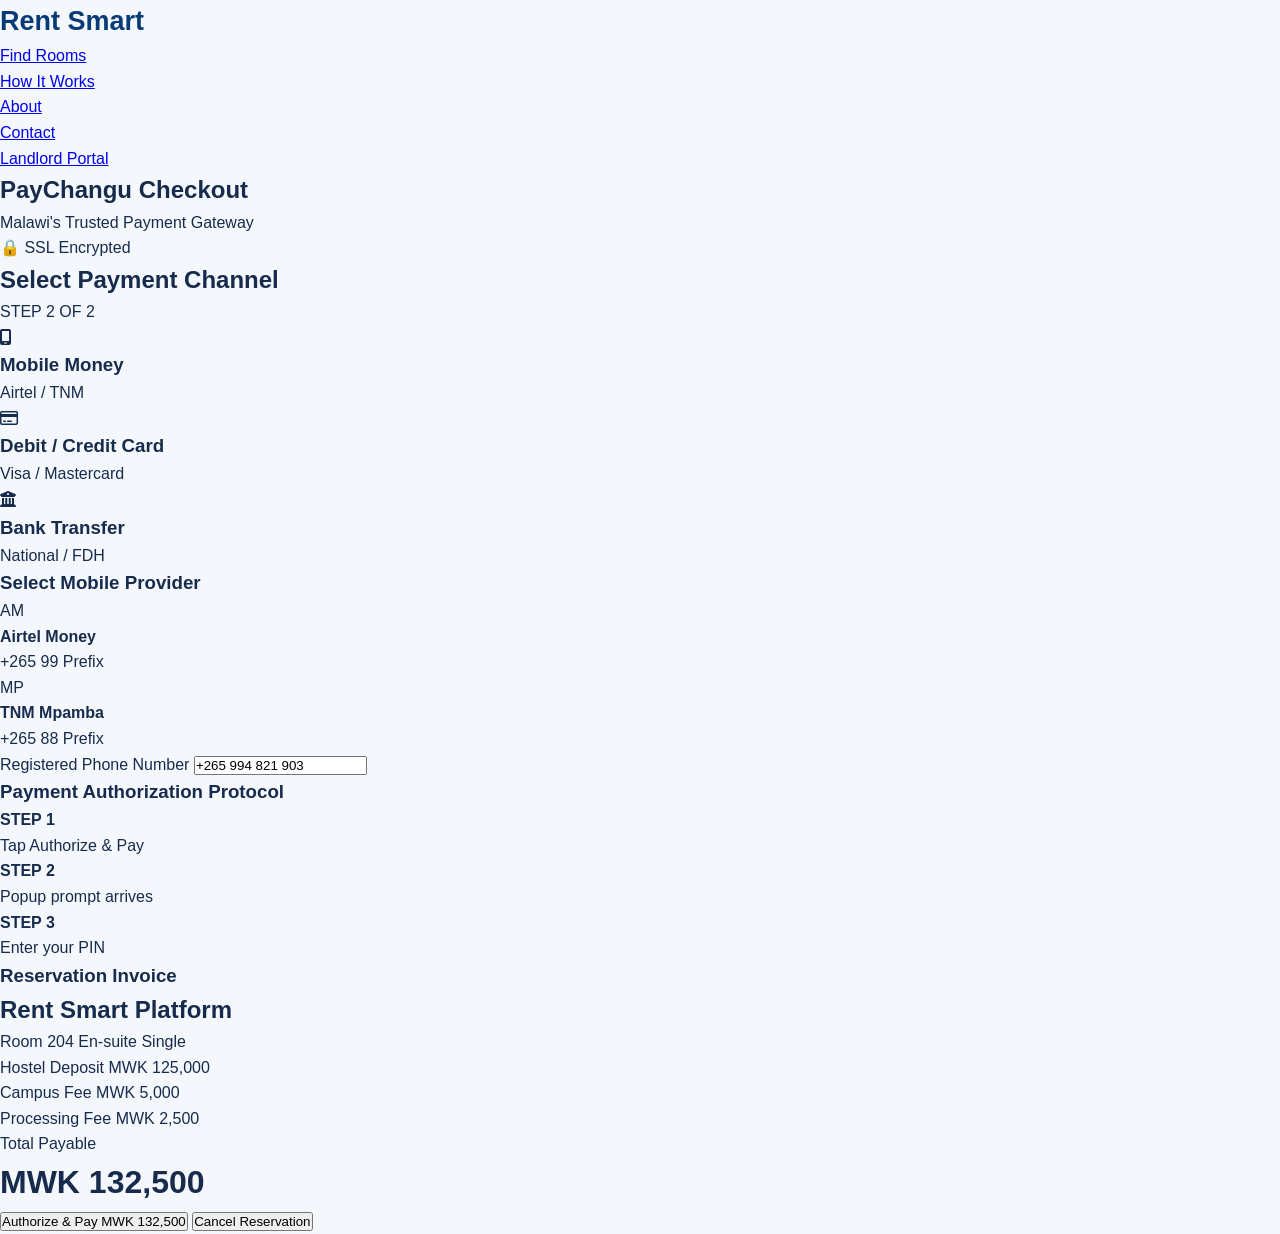
<file: about.html>
<!DOCTYPE html>
<html>
<head>
<meta charset="UTF-8">
<meta name="viewport" content="width=device-width, initial-scale=1.0">
<title>PayChangu Checkout</title>
<link rel="stylesheet" href="style.css">
<link rel="stylesheet"
href="https://cdnjs.cloudflare.com/ajax/libs/font-awesome/6.5.1/css/all.min.css">
</head>

<body>


<nav class="navbar">
    <div class="logo">Rent Smart</div>

    <ul>
        <li><a href="#" class="active">Find Rooms</a></li>
        <li><a href="#">How It Works</a></li>
        <li><a href="#">About</a></li>
        <li><a href="#">Contact</a></li>
        <li><a href="#">Landlord Portal</a></li>
    </ul>
</nav>

<!-- CHECKOUT HEADER -->
<div class="checkout-header">
    <div>
        <h2>PayChangu Checkout</h2>
        <p>Malawi's Trusted Payment Gateway</p>
    </div>

    <div class="ssl">
        🔒 SSL Encrypted
    </div>
</div>

<!-- MAIN CONTENT -->
<div class="container">

    <!-- LEFT PANEL -->
    <div class="payment-section">

        <div class="section-title">
            <h2>Select Payment Channel</h2>
            <span>STEP 2 OF 2</span>
        </div>

        <div class="payment-methods">

            <div class="card active">
                <i class="fa-solid fa-mobile-screen"></i>
                <h3>Mobile Money</h3>
                <p>Airtel / TNM</p>
            </div>

            <div class="card">
                <i class="fa-regular fa-credit-card"></i>
                <h3>Debit / Credit Card</h3>
                <p>Visa / Mastercard</p>
            </div>

            <div class="card">
                <i class="fa-solid fa-building-columns"></i>
                <h3>Bank Transfer</h3>
                <p>National / FDH</p>
            </div>

        </div>

        <h3>Select Mobile Provider</h3>

        <div class="providers">

            <div class="provider">
                <div class="circle red">AM</div>
                <div>
                    <h4>Airtel Money</h4>
                    <p>+265 99 Prefix</p>
                </div>
            </div>

            <div class="provider">
                <div class="circle green">MP</div>
                <div>
                    <h4>TNM Mpamba</h4>
                    <p>+265 88 Prefix</p>
                </div>
            </div>

        </div>

        <div class="input-group">
            <label>Registered Phone Number</label>
            <input type="text" value="+265 994 821 903">
        </div>

        <div class="steps">

            <h3>Payment Authorization Protocol</h3>

            <div class="step-boxes">

                <div class="step">
                    <b>STEP 1</b>
                    <p>Tap Authorize & Pay</p>
                </div>

                <div class="step">
                    <b>STEP 2</b>
                    <p>Popup prompt arrives</p>
                </div>

                <div class="step">
                    <b>STEP 3</b>
                    <p>Enter your PIN</p>
                </div>

            </div>

        </div>

    </div>

    <!-- RIGHT PANEL -->
    <div class="invoice">

        <h3>Reservation Invoice</h3>

        <div class="summary-box">
            <h2>Rent Smart Platform</h2>
            <p>Room 204 En-suite Single</p>
        </div>

        <div class="charges">
            <div>
                <span>Hostel Deposit</span>
                <span>MWK 125,000</span>
            </div>

            <div>
                <span>Campus Fee</span>
                <span>MWK 5,000</span>
            </div>

            <div>
                <span>Processing Fee</span>
                <span>MWK 2,500</span>
            </div>
        </div>

        <div class="total">
            <span>Total Payable</span>
            <h1>MWK 132,500</h1>
        </div>

        <button class="pay-btn">
            Authorize & Pay MWK 132,500
        </button>

        <button class="cancel-btn">
            Cancel Reservation
        </button>

    </div>

</div>

</body>
</html>
</file>
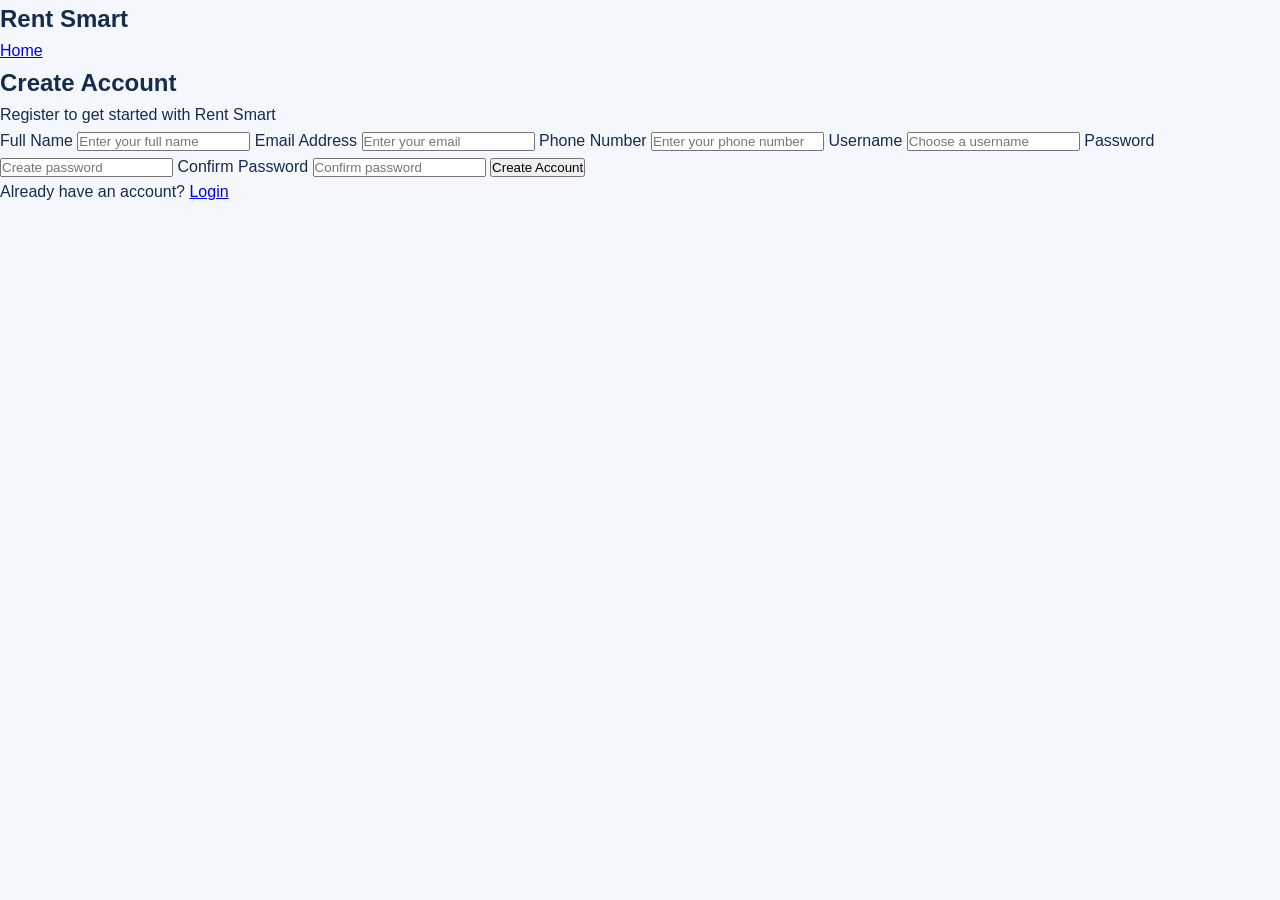
<file: acre.html>
<!DOCTYPE html>
<html lang="en">
<head>
    <meta charset="UTF-8">
    <meta name="viewport" content="width=device-width, initial-scale=1.0">
    <title>Rent Smart - Create Account</title>

    <link rel="stylesheet" href="style.css">
</head>

<body>

    <!-- Navigation Bar -->
    <div class="navbar">
        <h2>Rent Smart</h2>
        <a href="#">Home</a>
    </div>

    <!-- Account Form -->
    <div class="container">

        <div class="form-box">

            <h2>Create Account</h2>
            <p>Register to get started with Rent Smart</p>

            <form>

                <label>Full Name</label>
                <input type="text" placeholder="Enter your full name" required>

                <label>Email Address</label>
                <input type="email" placeholder="Enter your email" required>

                <label>Phone Number</label>
                <input type="tel" placeholder="Enter your phone number" required>

                <label>Username</label>
                <input type="text" placeholder="Choose a username" required>

                <label>Password</label>
                <input type="password" placeholder="Create password" required>

                <label>Confirm Password</label>
                <input type="password" placeholder="Confirm password" required>

                <button type="submit">Create Account</button>

            </form>

            <p class="login">
                Already have an account?
                <a href="login.html">Login</a>
            </p>

        </div>

    </div>

</body>
</html>
</file>
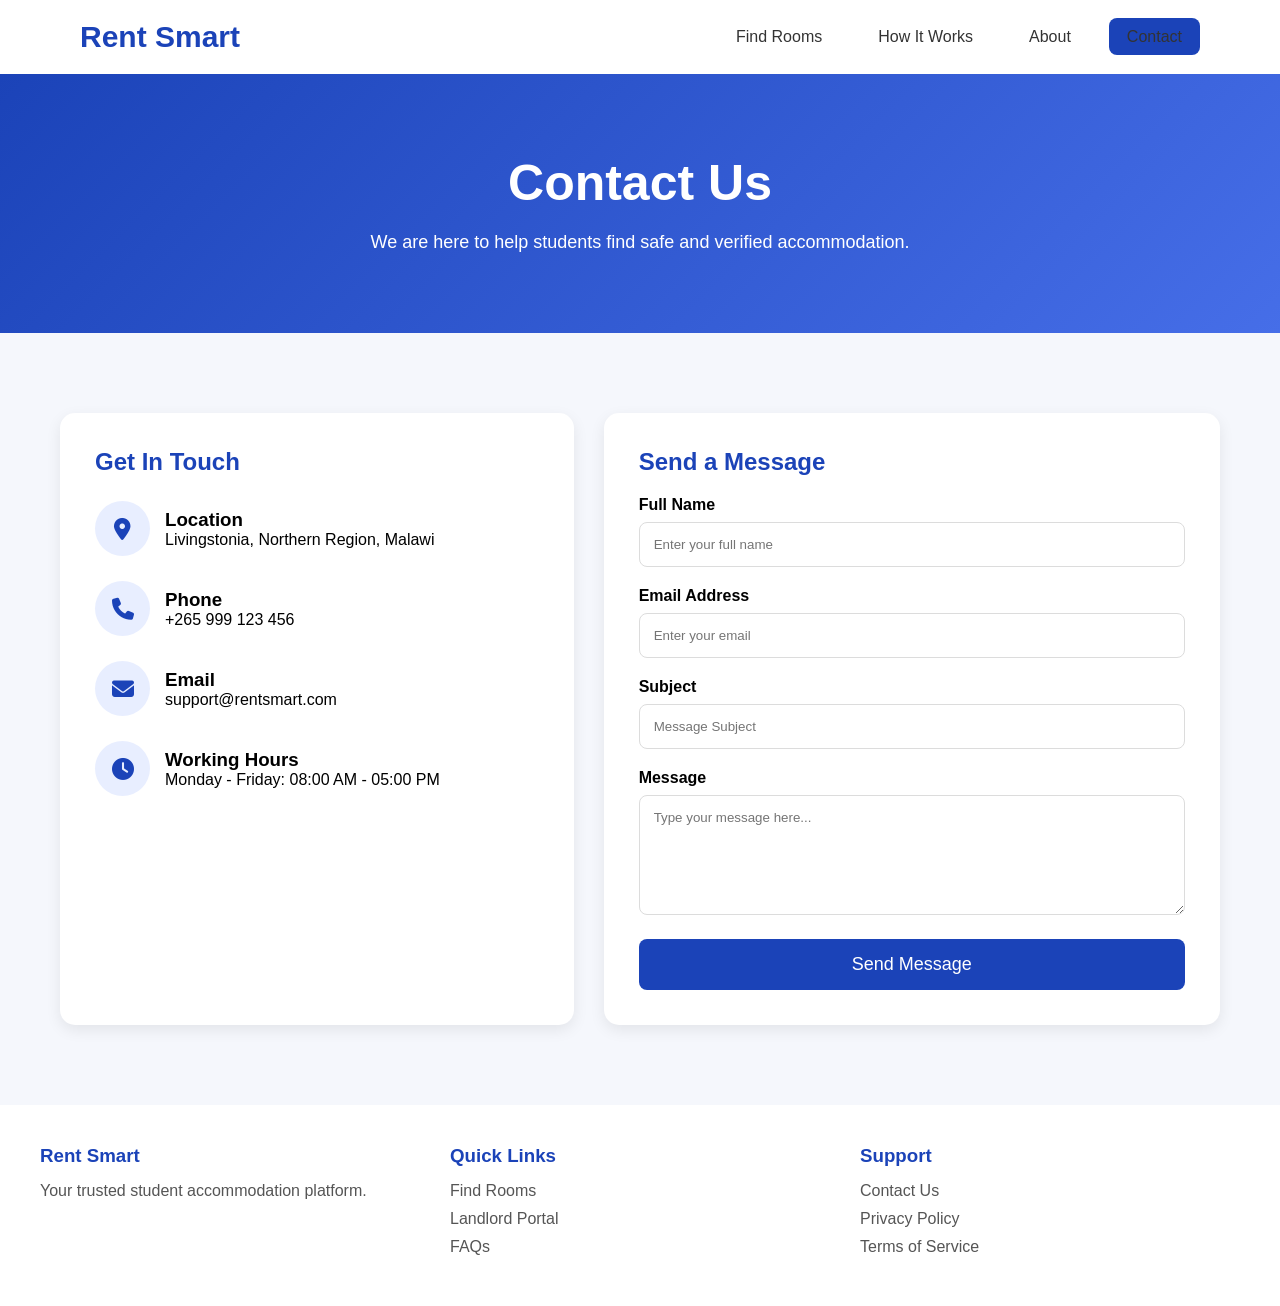
<file: contact.html>
<!DOCTYPE html>
<html lang="en">
<head>
    <meta charset="UTF-8">
    <meta name="viewport" content="width=device-width, initial-scale=1.0">
    <title>Contact Us | Rent Smart</title>
    <link rel="stylesheet" href="contact.css">
    <link rel="stylesheet"
    href="https://cdnjs.cloudflare.com/ajax/libs/font-awesome/6.5.1/css/all.min.css">
</head>
<body>

    <!-- NAVBAR -->
    <nav class="navbar">
        <div class="logo">Rent Smart</div>

        <ul>
            <li><a href="index.html">Find Rooms</a></li>
            <li><a href="#">How It Works</a></li>
            <li><a href="#">About</a></li>
            <li><a href="#" class="active">Contact</a></li>
        </ul>
    </nav>

    <!-- HERO -->
    <section class="hero">
        <h1>Contact Us</h1>
        <p>We are here to help students find safe and verified accommodation.</p>
    </section>

    <!-- CONTACT SECTION -->
    <section class="contact-container">

        <!-- LEFT SIDE -->
        <div class="contact-info">

            <h2>Get In Touch</h2>

            <div class="info-box">
                <i class="fas fa-location-dot"></i>
                <div>
                    <h3>Location</h3>
                    <p>Livingstonia, Northern Region, Malawi</p>
                </div>
            </div>

            <div class="info-box">
                <i class="fas fa-phone"></i>
                <div>
                    <h3>Phone</h3>
                    <p>+265 999 123 456</p>
                </div>
            </div>

            <div class="info-box">
                <i class="fas fa-envelope"></i>
                <div>
                    <h3>Email</h3>
                    <p>support@rentsmart.com</p>
                </div>
            </div>

            <div class="info-box">
                <i class="fas fa-clock"></i>
                <div>
                    <h3>Working Hours</h3>
                    <p>Monday - Friday: 08:00 AM - 05:00 PM</p>
                </div>
            </div>

        </div>

        <!-- RIGHT SIDE -->
        <div class="contact-form">

            <h2>Send a Message</h2>

            <form>

                <div class="input-group">
                    <label>Full Name</label>
                    <input type="text" placeholder="Enter your full name">
                </div>

                <div class="input-group">
                    <label>Email Address</label>
                    <input type="email" placeholder="Enter your email">
                </div>

                <div class="input-group">
                    <label>Subject</label>
                    <input type="text" placeholder="Message Subject">
                </div>

                <div class="input-group">
                    <label>Message</label>
                    <textarea rows="6"
                    placeholder="Type your message here..."></textarea>
                </div>

                <button type="submit">Send Message</button>

            </form>

        </div>

    </section>

    <!-- FOOTER -->
    <footer>

        <div>
            <h3>Rent Smart</h3>
            <p>Your trusted student accommodation platform.</p>
        </div>

        <div>
            <h3>Quick Links</h3>
            <p>Find Rooms</p>
            <p>Landlord Portal</p>
            <p>FAQs</p>
        </div>

        <div>
            <h3>Support</h3>
            <p>Contact Us</p>
            <p>Privacy Policy</p>
            <p>Terms of Service</p>
        </div>

    </footer>

</body>
</html>
</file>
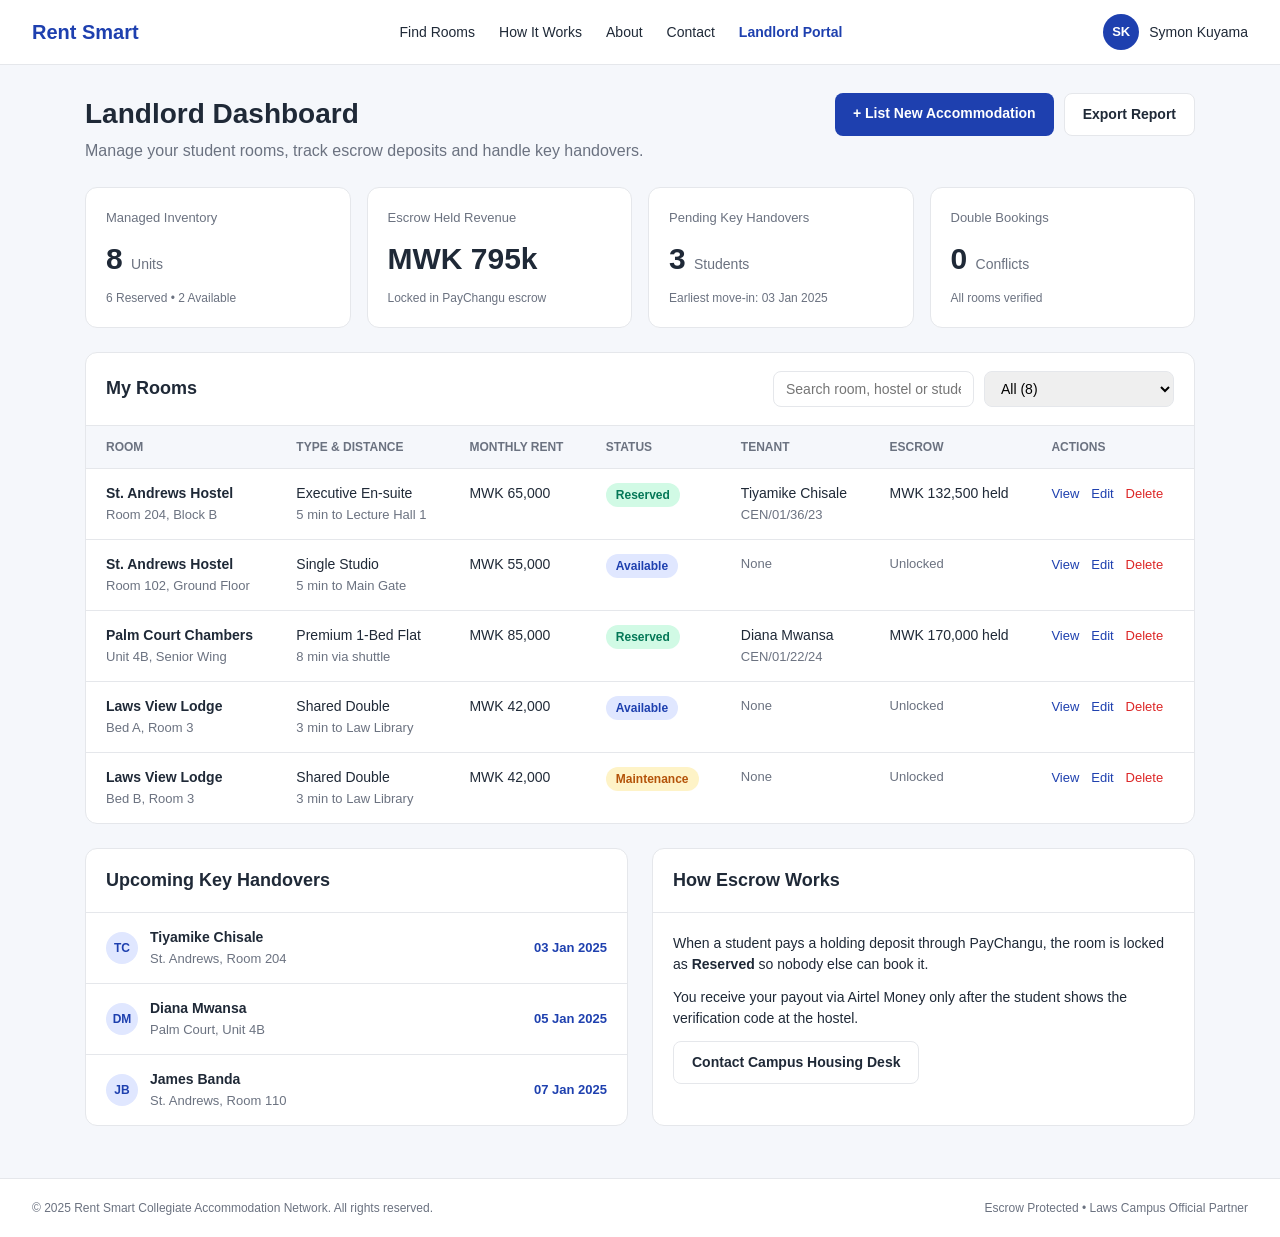
<file: dashboard.html>
<!DOCTYPE html>
<html lang="en">
<head>
  <meta charset="UTF-8">
  <meta name="viewport" content="width=device-width, initial-scale=1">
  <title>Landlord Dashboard | Rent Smart</title>
  <link rel="stylesheet" href="dashboard.css">
</head>
<body>


  <header class="topbar">
    <a href="#" class="logo">Rent Smart</a>
    <nav class="nav">
      <a href="#">Find Rooms</a>
      <a href="#">How It Works</a>
      <a href="#">About</a>
      <a href="#">Contact</a>
      <a href="#" class="active">Landlord Portal</a>
    </nav>
    <div class="user">
      <span class="avatar">SK</span>
      <span class="user-name">Symon Kuyama</span>
    </div>
  </header>

  <main class="container">

    <section class="page-head">
      <div>
        <h1>Landlord Dashboard</h1>
        <p>Manage your student rooms, track escrow deposits and handle key handovers.</p>
      </div>
      <div class="actions">
        <a href="upload.html" class="btn btn-primary">+ List New Accommodation</a>
        <a href="#" class="btn btn-light">Export Report</a>
      </div>
    </section>

    <!-- ===== SUMMARY CARDS ===== -->
    <section class="cards">
      <article class="card">
        <p class="card-label">Managed Inventory</p>
        <p class="card-value">8 <small>Units</small></p>
        <p class="card-note">6 Reserved &bull; 2 Available</p>
      </article>

      <article class="card">
        <p class="card-label">Escrow Held Revenue</p>
        <p class="card-value">MWK 795k</p>
        <p class="card-note">Locked in PayChangu escrow</p>
      </article>

      <article class="card">
        <p class="card-label">Pending Key Handovers</p>
        <p class="card-value">3 <small>Students</small></p>
        <p class="card-note">Earliest move-in: 03 Jan 2025</p>
      </article>

      <article class="card">
        <p class="card-label">Double Bookings</p>
        <p class="card-value">0 <small>Conflicts</small></p>
        <p class="card-note">All rooms verified</p>
      </article>
    </section>

    <section class="panel">
      <div class="panel-head">
        <h2>My Rooms</h2>
        <div class="filters">
          <input type="text" placeholder="Search room, hostel or student...">
          <select>
            <option>All (8)</option>
            <option>Available (2)</option>
            <option>Reserved (5)</option>
            <option>Under Maintenance (1)</option>
          </select>
        </div>
      </div>

      <div class="table-wrap">
        <table>
          <thead>
            <tr>
              <th>Room</th>
              <th>Type &amp; Distance</th>
              <th>Monthly Rent</th>
              <th>Status</th>
              <th>Tenant</th>
              <th>Escrow</th>
              <th>Actions</th>
            </tr>
          </thead>
          <tbody>
            <tr>
              <td><strong>St. Andrews Hostel</strong><br><span class="muted">Room 204, Block B</span></td>
              <td>Executive En-suite<br><span class="muted">5 min to Lecture Hall 1</span></td>
              <td>MWK 65,000</td>
              <td><span class="badge reserved">Reserved</span></td>
              <td>Tiyamike Chisale<br><span class="muted">CEN/01/36/23</span></td>
              <td>MWK 132,500 held</td>
              <td class="row-actions"><a href="#">View</a> <a href="#">Edit</a> <a href="#" class="danger">Delete</a></td>
            </tr>
            <tr>
              <td><strong>St. Andrews Hostel</strong><br><span class="muted">Room 102, Ground Floor</span></td>
              <td>Single Studio<br><span class="muted">5 min to Main Gate</span></td>
              <td>MWK 55,000</td>
              <td><span class="badge available">Available</span></td>
              <td class="muted">None</td>
              <td class="muted">Unlocked</td>
              <td class="row-actions"><a href="#">View</a> <a href="#">Edit</a> <a href="#" class="danger">Delete</a></td>
            </tr>
            <tr>
              <td><strong>Palm Court Chambers</strong><br><span class="muted">Unit 4B, Senior Wing</span></td>
              <td>Premium 1-Bed Flat<br><span class="muted">8 min via shuttle</span></td>
              <td>MWK 85,000</td>
              <td><span class="badge reserved">Reserved</span></td>
              <td>Diana Mwansa<br><span class="muted">CEN/01/22/24</span></td>
              <td>MWK 170,000 held</td>
              <td class="row-actions"><a href="#">View</a> <a href="#">Edit</a> <a href="#" class="danger">Delete</a></td>
            </tr>
            <tr>
              <td><strong>Laws View Lodge</strong><br><span class="muted">Bed A, Room 3</span></td>
              <td>Shared Double<br><span class="muted">3 min to Law Library</span></td>
              <td>MWK 42,000</td>
              <td><span class="badge available">Available</span></td>
              <td class="muted">None</td>
              <td class="muted">Unlocked</td>
              <td class="row-actions"><a href="#">View</a> <a href="#">Edit</a> <a href="#" class="danger">Delete</a></td>
            </tr>
            <tr>
              <td><strong>Laws View Lodge</strong><br><span class="muted">Bed B, Room 3</span></td>
              <td>Shared Double<br><span class="muted">3 min to Law Library</span></td>
              <td>MWK 42,000</td>
              <td><span class="badge maintenance">Maintenance</span></td>
              <td class="muted">None</td>
              <td class="muted">Unlocked</td>
              <td class="row-actions"><a href="#">View</a> <a href="#">Edit</a> <a href="#" class="danger">Delete</a></td>
            </tr>
          </tbody>
        </table>
      </div>
    </section>

    <section class="two-col">

      <div class="panel">
        <div class="panel-head"><h2>Upcoming Key Handovers</h2></div>
        <ul class="list">
          <li>
            <span class="avatar small">TC</span>
            <div><strong>Tiyamike Chisale</strong><br><span class="muted">St. Andrews, Room 204</span></div>
            <span class="date">03 Jan 2025</span>
          </li>
          <li>
            <span class="avatar small">DM</span>
            <div><strong>Diana Mwansa</strong><br><span class="muted">Palm Court, Unit 4B</span></div>
            <span class="date">05 Jan 2025</span>
          </li>
          <li>
            <span class="avatar small">JB</span>
            <div><strong>James Banda</strong><br><span class="muted">St. Andrews, Room 110</span></div>
            <span class="date">07 Jan 2025</span>
          </li>
        </ul>
      </div>

      <div class="panel">
        <div class="panel-head"><h2>How Escrow Works</h2></div>
        <div class="notice">
          <p>When a student pays a holding deposit through PayChangu, the room is locked as <strong>Reserved</strong> so nobody else can book it.</p>
          <p>You receive your payout via Airtel Money only after the student shows the verification code at the hostel.</p>
          <a href="#" class="btn btn-light">Contact Campus Housing Desk</a>
        </div>
      </div>

    </section>
  </main>

  <footer class="footer">
    <p>&copy; 2025 Rent Smart Collegiate Accommodation Network. All rights reserved.</p>
    <p>Escrow Protected &bull; Laws Campus Official Partner</p>
  </footer>

</body>
</html>
</file>
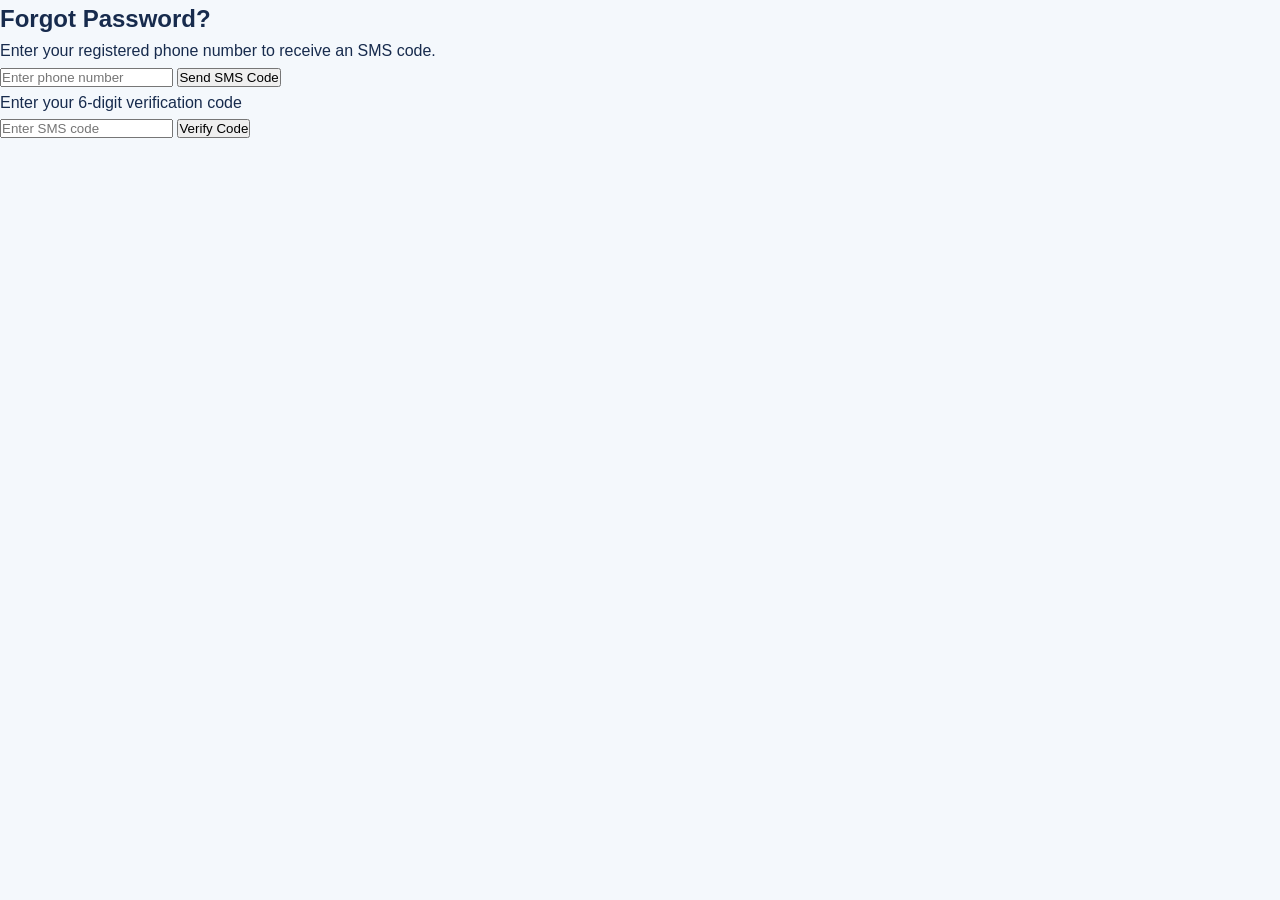
<file: forget.html>
<!DOCTYPE html>
<html>
<head>
    <title>Forgot Password</title>
    <link rel="stylesheet" href="style.css">
</head>
<body>

<div class="container">
    <h2>Forgot Password?</h2>
    <p>Enter your registered phone number to receive an SMS code.</p>

    <form>
        <input type="tel" placeholder="Enter phone number" required>
        <button type="button">Send SMS Code</button>

        <p>Enter your 6-digit verification code</p>
        <input type="text" placeholder="Enter SMS code"
               maxlength="6" pattern="[0-9]{6}" required>

        <button type="submit">Verify Code</button>
    </form>
</div>

</body>
</html>
</file>
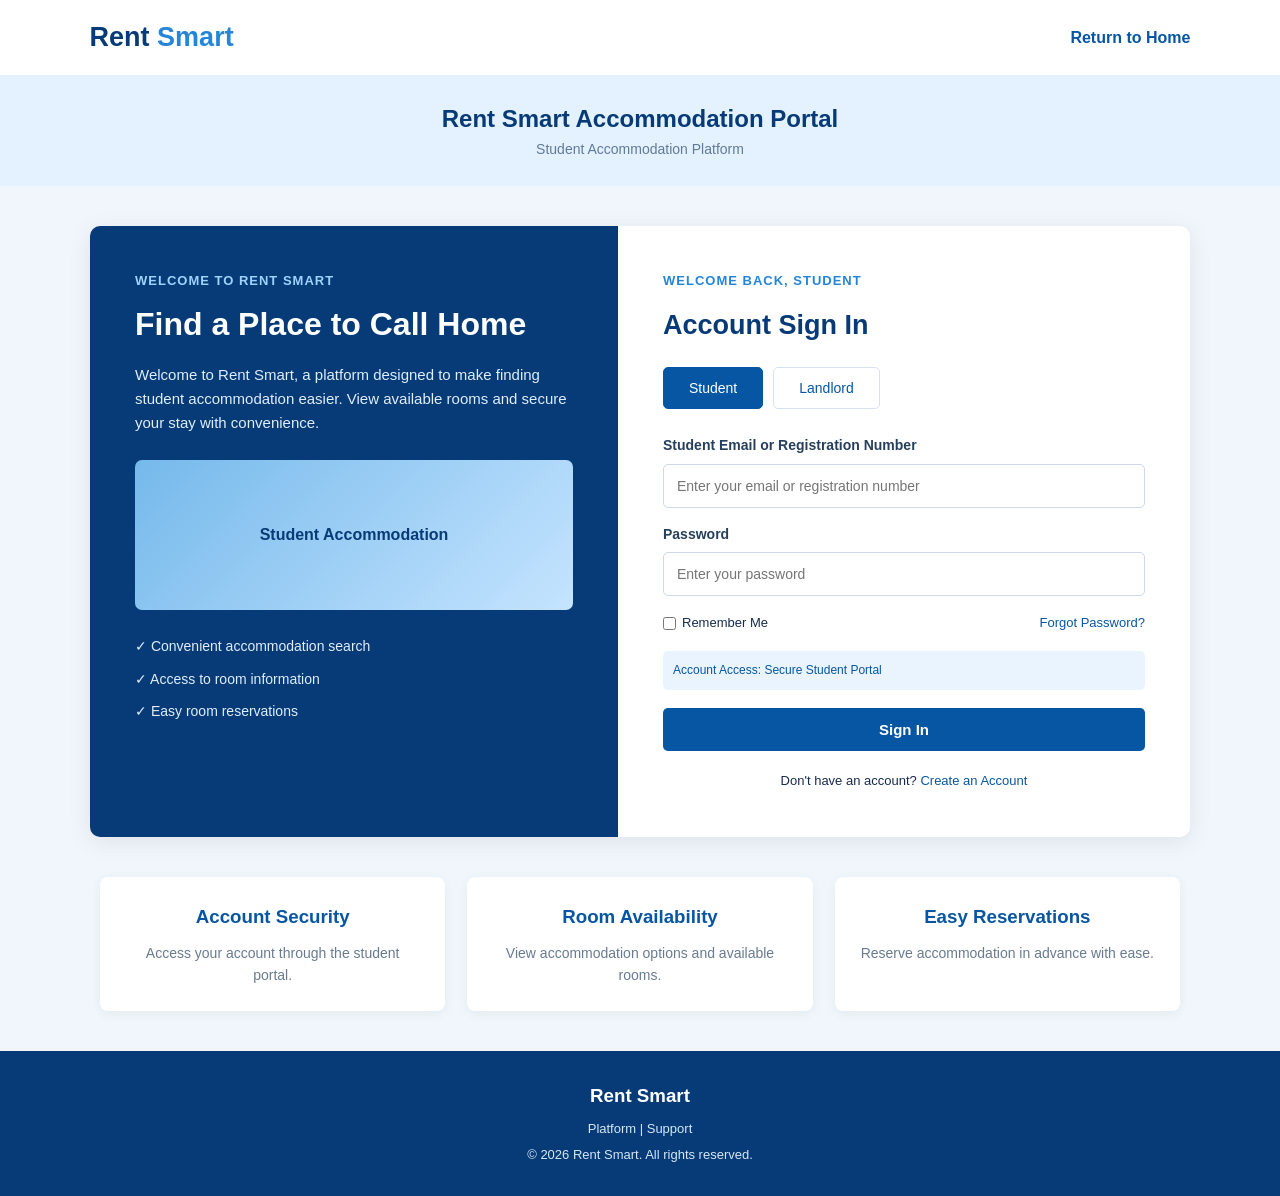
<file: login.html>
<!DOCTYPE html>
<html lang="en">
<head>
    <meta charset="UTF-8">
    <meta name="viewport" content="width=device-width, initial-scale=1.0">
    <title>Rent Smart | Login</title>
    <link rel="stylesheet" href="style.css">
</head>
<body class="login-body">

    <header class="header">
        <a href="index.html" class="logo">Rent <span>Smart</span></a>
        <a href="index.html" class="return-link">Return to Home</a>
    </header>

    <section class="portal-banner">
        <h2>Rent Smart Accommodation Portal</h2>
        <p>Student Accommodation Platform</p>
    </section>

    <main class="login-container">

        <div class="welcome-panel">
            <p class="small-heading">WELCOME TO RENT SMART</p>

            <h1>Find a Place to Call Home</h1>

            <p>
                Welcome to Rent Smart, a platform designed to make
                finding student accommodation easier. View available
                rooms and secure your stay with convenience.
            </p>

            <div class="room-image">
                <span>Student Accommodation</span>
            </div>

            <div class="welcome-points">
                <p>✓ Convenient accommodation search</p>
                <p>✓ Access to room information</p>
                <p>✓ Easy room reservations</p>
            </div>
        </div>

        <div class="form-panel">

            <p class="small-heading">WELCOME BACK, STUDENT</p>
            <h2>Account Sign In</h2>

            <div class="account-options">
                <a href="#" class="active-option">Student</a>
                <a href="#">Landlord</a>
            </div>

            <form action="#" method="post">

                <label for="identity">Student Email or Registration Number</label>
                <input
                    type="text"
                    id="identity"
                    name="identity"
                    placeholder="Enter your email or registration number"
                    required
                >

                <label for="password">Password</label>
                <input
                    type="password"
                    id="password"
                    name="password"
                    placeholder="Enter your password"
                    required
                >

                <div class="form-options">
                    <label class="remember">
                        <input type="checkbox" name="remember">
                        Remember Me
                    </label>

                    <a href="#">Forgot Password?</a>
                </div>

                <p class="account-status">
                    Account Access: Secure Student Portal
                </p>

                <button type="submit" class="login-button">
                    Sign In
                </button>

            </form>

            <p class="create-account">
                Don't have an account?
                <a href="#">Create an Account</a>
            </p>

        </div>

    </main>

    <section class="login-features">

        <div class="login-feature-card">
            <h3>Account Security</h3>
            <p>Access your account through the student portal.</p>
        </div>

        <div class="login-feature-card">
            <h3>Room Availability</h3>
            <p>View accommodation options and available rooms.</p>
        </div>

        <div class="login-feature-card">
            <h3>Easy Reservations</h3>
            <p>Reserve accommodation in advance with ease.</p>
        </div>

    </section>

    <footer class="footer">
        <h3>Rent Smart</h3>
        <p>Platform | Support</p>
        <p>© 2026 Rent Smart. All rights reserved.</p>
    </footer>

</body>
</html>
</file>
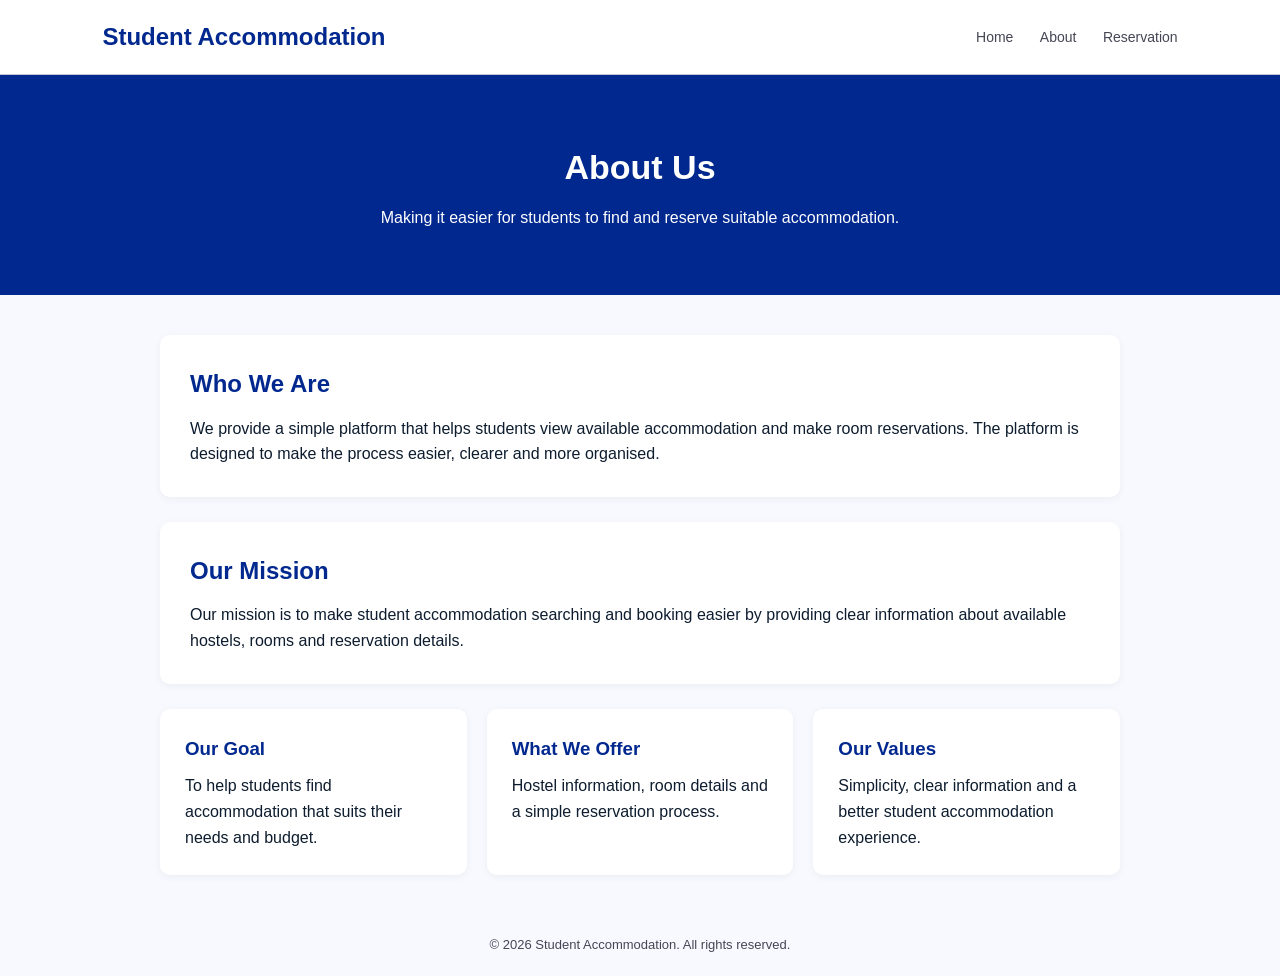
<file: page info html and css.html>
<!DOCTYPE html>
<html lang="en">
<head>
    <meta charset="UTF-8">
    <meta name="viewport" content="width=device-width, initial-scale=1.0">
    <title>About Us</title>
    <style>
        * {
            margin: 0;
            padding: 0;
            box-sizing: border-box;
            font-family: Arial, sans-serif;
        }

        body {
            background: #f8f9ff;
            color: #0d1c2e;
            line-height: 1.6;
        }

        header {
            background: #ffffff;
            padding: 18px 8%;
            display: flex;
            justify-content: space-between;
            align-items: center;
            border-bottom: 1px solid #c4c5d5;
        }

        header h2 {
            color: #00288e;
        }

        nav a {
            color: #444653;
            text-decoration: none;
            margin-left: 22px;
            font-size: 14px;
        }

        nav a:hover {
            color: #00288e;
        }

        .hero {
            background: #00288e;
            color: #ffffff;
            text-align: center;
            padding: 65px 20px;
        }

        .hero h1 {
            font-size: 34px;
            margin-bottom: 10px;
        }

        .hero p {
            max-width: 650px;
            margin: auto;
        }

        .content {
            max-width: 1000px;
            margin: 40px auto;
            padding: 0 20px;
        }

        .about-box {
            background: #ffffff;
            padding: 30px;
            border-radius: 10px;
            margin-bottom: 25px;
            box-shadow: 0 2px 8px rgba(0, 0, 0, 0.05);
        }

        .about-box h2 {
            color: #00288e;
            margin-bottom: 12px;
        }

        .details {
            display: flex;
            gap: 20px;
            flex-wrap: wrap;
        }

        .detail {
            background: #ffffff;
            padding: 25px;
            border-radius: 10px;
            flex: 1;
            min-width: 230px;
            box-shadow: 0 2px 8px rgba(0, 0, 0, 0.05);
        }

        .detail h3 {
            color: #00288e;
            margin-bottom: 10px;
        }

        footer {
            text-align: center;
            padding: 20px;
            color: #444653;
            font-size: 13px;
        }

        @media (max-width: 600px) {
            header {
                flex-direction: column;
                gap: 12px;
            }

            nav a {
                margin: 0 8px;
            }

            .hero h1 {
                font-size: 28px;
            }
        }
    </style>
</head>
<body>

    <header>
        <h2>Student Accommodation</h2>
        <nav>
            <a href="index.html">Home</a>
            <a href="about.html">About</a>
            <a href="reservation.html">Reservation</a>
        </nav>
    </header>

    <section class="hero">
        <h1>About Us</h1>
        <p>Making it easier for students to find and reserve suitable accommodation.</p>
    </section>

    <main class="content">
        <section class="about-box">
            <h2>Who We Are</h2>
            <p>
                We provide a simple platform that helps students view available
                accommodation and make room reservations. The platform is designed
                to make the process easier, clearer and more organised.
            </p>
        </section>

        <section class="about-box">
            <h2>Our Mission</h2>
            <p>
                Our mission is to make student accommodation searching and booking
                easier by providing clear information about available hostels,
                rooms and reservation details.
            </p>
        </section>

        <div class="details">
            <section class="detail">
                <h3>Our Goal</h3>
                <p>To help students find accommodation that suits their needs and budget.</p>
            </section>

            <section class="detail">
                <h3>What We Offer</h3>
                <p>Hostel information, room details and a simple reservation process.</p>
            </section>

            <section class="detail">
                <h3>Our Values</h3>
                <p>Simplicity, clear information and a better student accommodation experience.</p>
            </section>
        </div>
    </main>

    <footer>
        <p>&copy; 2026 Student Accommodation. All rights reserved.</p>
    </footer>

</body>
</html>
</file>
<file: style.css>
* {
    margin: 0;
    padding: 0;
    box-sizing: border-box;
}

body {
    font-family: Arial, sans-serif;
    background: #f4f8fc;
    color: #172b4d;
    line-height: 1.6; 
  
}

/* HEADER */

.header {
    background: white;
    min-height: 75px;
    padding: 15px 7%;
    display: flex;
    justify-content: space-between;
    align-items: center;
    box-shadow: 0 2px 10px rgba(0,0,0,0.06);
}

.logo {
    color: #073b78;
    font-size: 27px;
    font-weight: bold;
    text-decoration: none;
}

.logo span {
    color: #2585d8;
}

.header nav {
    display: flex;
    align-items: center;
    gap: 25px;
}

.header nav a,
.return-link {
    text-decoration: none;
    color: #173b63;
    font-weight: bold;
}

.nav-button {
    background: #0756a4;
    color: white !important;
    padding: 10px 22px;
    border-radius: 5px;
}

.return-link {
    color: #0756a4;
}

/* HOME PAGE */
.hero {
    min-height: 470px;
    padding: 70px 8%;
    display: flex;
    align-items: center;
    justify-content: space-between;
    gap: 40px;

    background:
        linear-gradient(rgba(0, 35, 75, 0.65),
                        rgba(0, 35, 75, 0.65)),
        url("img.jpg");

    background-size: cover;
    background-position: center;
    background-repeat: no-repeat;

}
.hero h1,
.hero-content > p {
    color: white;
}

.hero-content {
    max-width: 550px;
  background-image: url(accommodation.jpg)
}

.small-heading {
    color: #2585d8;
    font-size: 13px;
    font-weight: bold;
    letter-spacing: 1px;
    margin-bottom: 12px;
}

.hero h1 {
    font-size: 42px;
    line-height: 1.2;
    color: #073b78;
    margin-bottom: 20px;
}

.hero-content > p:not(.small-heading) {
    color: #fbfbfb;
    margin-bottom: 25px;
}

.main-button,
.login-button {
    display: inline-block;
    background: #0756a4;
    color: white;
    padding: 13px 28px;
    border: none;
    border-radius: 5px;
    text-decoration: none;
    font-size: 15px;
    font-weight: bold;
    cursor: pointer;
}

.hero-image {
    width: 43%;
    min-height: 300px;
}

.image-placeholder {
    background: linear-gradient(135deg, #0756a4, #69b4ed);
    min-height: 300px;
    border-radius: 12px;
    display: flex;
    flex-direction: column;
    justify-content: center;
    align-items: center;
    color: white;
    text-align: center;
    padding: 20px;
    font-size: 22px;
    font-weight: bold;
}

.image-placeholder p {
    font-size: 15px;
    font-weight: normal;
}

/* FEATURES */

.features {
    padding: 60px 8%;
    text-align: center;
}

.features h2,
.about h2 {
    color: #073b78;
    font-size: 28px;
}

.section-description {
    color: #687b90;
    margin: 10px 0 30px;
}

.feature-container,
.login-features {
    display: flex;
    gap: 22px;
    justify-content: center;
}

.feature-card,
.login-feature-card {
    background: white;
    padding: 25px;
    border-radius: 8px;
    box-shadow: 0 3px 12px rgba(0,0,0,0.05);
    flex: 1;
}

.feature-card h3,
.login-feature-card h3 {
    color: #0756a4;
    margin-bottom: 10px;
}

.feature-card p,
.login-feature-card p {
    color: #687b90;
    font-size: 14px;
}

.about {
    background: white;
    padding: 55px 12%;
    text-align: center;
}

.about p {
    max-width: 750px;
    margin: 15px auto 0;
    color: #687b90;
}

/* LOGIN PAGE */

.login-body {
    background: #f1f6fc;
}

.portal-banner {
    text-align: center;
    padding: 25px 15px;
    background: #e4f1ff;
}

.portal-banner h2 {
    color: #073b78;
}

.portal-banner p {
    color: #607b98;
    font-size: 14px;
}

.login-container {
    max-width: 1100px;
    margin: 40px auto;
    display: flex;
    background: white;
    border-radius: 10px;
    overflow: hidden;
    box-shadow: 0 5px 25px rgba(0,0,0,0.08);
}

.welcome-panel {
    width: 48%;
    padding: 45px;
    background: #073b78;
    color: white;
}

.welcome-panel .small-heading {
    color: #9fd2ff;
}

.welcome-panel h1 {
    font-size: 32px;
    line-height: 1.3;
    margin-bottom: 18px;
}

.welcome-panel > p:not(.small-heading) {
    color: #e0edfa;
    font-size: 15px;
}

.room-image {
    height: 150px;
    margin: 25px 0;
    border-radius: 7px;
    background: linear-gradient(135deg, #75b9eb, #c5e4ff);
    display: flex;
    justify-content: center;
    align-items: center;
    color: #073b78;
    font-weight: bold;
}

.welcome-points p {
    margin: 10px 0;
    color: #e0edfa;
    font-size: 14px;
}

.form-panel {
    width: 52%;
    padding: 45px;
}

.form-panel h2 {
    color: #073b78;
    font-size: 27px;
    margin-bottom: 20px;
}

.account-options {
    display: flex;
    gap: 10px;
    margin-bottom: 25px;
}

.account-options a {
    text-decoration: none;
    padding: 9px 25px;
    border: 1px solid #d5e2f0;
    border-radius: 5px;
    color: #0756a4;
    font-size: 14px;
}

.account-options .active-option {
    background: #0756a4;
    color: white;
    border-color: #0756a4;
}

.form-panel form > label {
    display: block;
    margin: 15px 0 7px;
    font-size: 14px;
    font-weight: bold;
    color: #263f5c;
}

.form-panel input[type="text"],
.form-panel input[type="password"] {
    width: 100%;
    padding: 13px;
    border: 1px solid #ccd9e8;
    border-radius: 5px;
    outline: none;
    font-size: 14px;
}

.form-panel input:focus {
    border-color: #2585d8;
}

.form-options {
    display: flex;
    justify-content: space-between;
    align-items: center;
    gap: 10px;
    margin: 17px 0;
    font-size: 13px;
}

.remember {
    display: flex;
    align-items: center;
    gap: 6px;
}

.form-options a,
.create-account a {
    color: #0756a4;
    text-decoration: none;
}

.account-status {
    background: #eaf4ff;
    padding: 10px;
    border-radius: 5px;
    font-size: 12px;
    color: #0756a4;
    margin-bottom: 18px;
}

.login-button {
    width: 100%;
}

.create-account {
    text-align: center;
    font-size: 13px;
    margin-top: 20px;
}

/* LOGIN INFORMATION CARDS */

.login-features {
    max-width: 1100px;
    margin: 35px auto;
    padding: 0 10px;
}

.login-feature-card {
    text-align: center;
}

/* FOOTER */

.footer {
    background: #073b78;
    color: white;
    text-align: center;
    padding: 30px 15px;
    margin-top: 40px;
}

.footer h3 {
    margin-bottom: 8px;
}

.footer p {
    font-size: 13px;
    color: #d5e7f8;
    margin-top: 5px;
}

/* MOBILE RESPONSIVENESS */

@media (max-width: 768px) {

    .header {
        padding: 15px 5%;
        flex-wrap: wrap;
        gap: 15px;
    }

    .header nav {
        gap: 12px;
        flex-wrap: wrap;
    }

    .hero {
        flex-direction: column;
        padding: 45px 7%;
    }

    .hero h1 {
        font-size: 32px;
    }

    .hero-image {
        width: 100%;
    }

    .feature-container,
    .login-features {
        flex-direction: column;
    }

    .login-container {
        margin: 20px 12px;
        flex-direction: column;
    }

    .welcome-panel,
    .form-panel {
        width: 100%;
        padding: 30px 22px;
    }

    .form-options {
        flex-wrap: wrap;
    }
}
</file>
<file: contact.css>
*{
    margin:0;
    padding:0;
    box-sizing:border-box;
    font-family:'Segoe UI',sans-serif;
}

body{
    background:#f5f7fc;
}

/* NAVBAR */

.navbar{
    background:#fff;
    padding:20px 80px;
    display:flex;
    justify-content:space-between;
    align-items:center;
    box-shadow:0 2px 10px rgba(0,0,0,0.05);
}

.logo{
    font-size:30px;
    font-weight:bold;
    color:#1b43b8;
}

.navbar ul{
    display:flex;
    gap:20px;
    list-style:none;
}

.navbar a{
    text-decoration:none;
    color:#333;
    padding:10px 18px;
    border-radius:8px;
}

.navbar a:hover,
.active{
    background:#1b43b8;
    color:white;
}

/* HERO */

.hero{
    text-align:center;
    padding:80px 20px;
    background:linear-gradient(135deg,#1b43b8,#466ee8);
    color:white;
}

.hero h1{
    font-size:50px;
    margin-bottom:20px;
}

.hero p{
    font-size:18px;
}

/* CONTACT SECTION */

.contact-container{
    max-width:1200px;
    margin:60px auto;
    display:grid;
    grid-template-columns:1fr 1.2fr;
    gap:30px;
    padding:20px;
}

/* CONTACT INFO */

.contact-info{
    background:white;
    padding:35px;
    border-radius:15px;
    box-shadow:0 5px 15px rgba(0,0,0,0.08);
}

.contact-info h2{
    margin-bottom:25px;
    color:#1b43b8;
}

.info-box{
    display:flex;
    align-items:center;
    gap:15px;
    margin-bottom:25px;
}

.info-box i{
    width:55px;
    height:55px;
    background:#e8eeff;
    color:#1b43b8;
    border-radius:50%;
    display:flex;
    justify-content:center;
    align-items:center;
    font-size:22px;
}

/* FORM */

.contact-form{
    background:white;
    padding:35px;
    border-radius:15px;
    box-shadow:0 5px 15px rgba(0,0,0,0.08);
}

.contact-form h2{
    color:#1b43b8;
    margin-bottom:20px;
}

.input-group{
    margin-bottom:20px;
}

.input-group label{
    display:block;
    margin-bottom:8px;
    font-weight:600;
}

.input-group input,
.input-group textarea{
    width:100%;
    padding:14px;
    border:1px solid #dcdcdc;
    border-radius:8px;
    outline:none;
}

.input-group input:focus,
.input-group textarea:focus{
    border-color:#1b43b8;
}

button{
    width:100%;
    padding:15px;
    background:#1b43b8;
    color:white;
    border:none;
    border-radius:8px;
    font-size:18px;
    cursor:pointer;
}

button:hover{
    background:#10308f;
}

/* FOOTER */

footer{
    background:white;
    padding:40px;
    display:grid;
    grid-template-columns:repeat(3,1fr);
    gap:30px;
    margin-top:50px;
}

footer h3{
    margin-bottom:15px;
    color:#1b43b8;
}

footer p{
    margin-bottom:10px;
    color:#555;
}

/* RESPONSIVE */

@media(max-width:900px){

.contact-container{
    grid-template-columns:1fr;
}

.navbar{
    flex-direction:column;
    gap:15px;
}

.navbar ul{
    flex-wrap:wrap;
    justify-content:center;
}

footer{
    grid-template-columns:1fr;
}

.hero h1{
    font-size:35px;
}

}
</file>
<file: dashboard.css>
:root {
  --blue: #1e40af;
  --blue-light: #e0e7ff;
  --bg: #f5f7fb;
  --white: #ffffff;
  --text: #1f2937;
  --muted: #6b7280;
  --border: #e5e7eb;
  --green-bg: #d1fae5;
  --green: #047857;
  --orange-bg: #fef3c7;
  --orange: #b45309;
  --red: #dc2626;
}


* { box-sizing: border-box; margin: 0; padding: 0; }

body {
  font-family: Arial, Helvetica, sans-serif;
  background: var(--bg);
  color: var(--text);
  line-height: 1.5;
}

a { text-decoration: none; color: inherit; }

.muted { color: var(--muted); font-size: 13px; }


.topbar {
  display: flex;
  align-items: center;
  justify-content: space-between;
  gap: 20px;
  padding: 14px 32px;
  background: var(--white);
  border-bottom: 1px solid var(--border);
}

.logo { font-size: 20px; font-weight: bold; color: var(--blue); }

.nav { display: flex; gap: 24px; font-size: 14px; }
.nav a:hover, .nav a.active { color: var(--blue); font-weight: bold; }

.user { display: flex; align-items: center; gap: 10px; font-size: 14px; }

.avatar {
  width: 36px; height: 36px;
  display: flex; align-items: center; justify-content: center;
  background: var(--blue); color: var(--white);
  border-radius: 50%;
  font-size: 13px; font-weight: bold;
}
.avatar.small { width: 32px; height: 32px; font-size: 12px; background: var(--blue-light); color: var(--blue); }


.container { max-width: 1150px; margin: 0 auto; padding: 28px 20px; }

.page-head {
  display: flex;
  justify-content: space-between;
  align-items: flex-start;
  flex-wrap: wrap;
  gap: 16px;
  margin-bottom: 24px;
}
.page-head h1 { font-size: 28px; }
.page-head p { color: var(--muted); margin-top: 4px; }

.actions { display: flex; gap: 10px; }


.btn {
  display: inline-block;
  padding: 10px 18px;
  border-radius: 8px;
  font-size: 14px;
  font-weight: bold;
}
.btn-primary { background: var(--blue); color: var(--white); }
.btn-light { background: var(--white); border: 1px solid var(--border); }
.btn:hover { opacity: 0.85; }

.cards {
  display: grid;
  grid-template-columns: repeat(4, 1fr);
  gap: 16px;
  margin-bottom: 24px;
}
.card {
  background: var(--white);
  border: 1px solid var(--border);
  border-radius: 12px;
  padding: 20px;
}
.card-label { font-size: 13px; color: var(--muted); }
.card-value { font-size: 30px; font-weight: bold; margin: 8px 0; }
.card-value small { font-size: 14px; font-weight: normal; color: var(--muted); }
.card-note { font-size: 12px; color: var(--muted); }

.panel {
  background: var(--white);
  border: 1px solid var(--border);
  border-radius: 12px;
  margin-bottom: 24px;
  overflow: hidden;
}
.panel-head {
  display: flex;
  justify-content: space-between;
  align-items: center;
  flex-wrap: wrap;
  gap: 12px;
  padding: 18px 20px;
  border-bottom: 1px solid var(--border);
}
.panel-head h2 { font-size: 18px; }

.filters { display: flex; gap: 10px; }
.filters input, .filters select {
  padding: 8px 12px;
  border: 1px solid var(--border);
  border-radius: 8px;
  font-size: 14px;
}


.table-wrap { overflow-x: auto; }

table { width: 100%; border-collapse: collapse; font-size: 14px; }
th {
  text-align: left;
  padding: 12px 20px;
  background: var(--bg);
  color: var(--muted);
  font-size: 12px;
  text-transform: uppercase;
}
td { padding: 14px 20px; border-top: 1px solid var(--border); vertical-align: top; }

.badge {
  display: inline-block;
  padding: 3px 10px;
  border-radius: 20px;
  font-size: 12px;
  font-weight: bold;
}
.badge.reserved { background: var(--green-bg); color: var(--green); }
.badge.available { background: var(--blue-light); color: var(--blue); }
.badge.maintenance { background: var(--orange-bg); color: var(--orange); }

.row-actions a { margin-right: 8px; color: var(--blue); font-size: 13px; }
.row-actions a.danger { color: var(--red); }

.two-col { display: grid; grid-template-columns: 1fr 1fr; gap: 24px; }

.list { list-style: none; }
.list li {
  display: flex;
  align-items: center;
  gap: 12px;
  padding: 14px 20px;
  border-top: 1px solid var(--border);
}
.list li:first-child { border-top: none; }
.list li div { flex: 1; font-size: 14px; }
.date { font-size: 13px; font-weight: bold; color: var(--blue); }

.notice { padding: 20px; font-size: 14px; }
.notice p { margin-bottom: 12px; }


.footer {
  display: flex;
  justify-content: space-between;
  flex-wrap: wrap;
  gap: 8px;
  padding: 20px 32px;
  background: var(--white);
  border-top: 1px solid var(--border);
  font-size: 12px;
  color: var(--muted);
}
</file>
